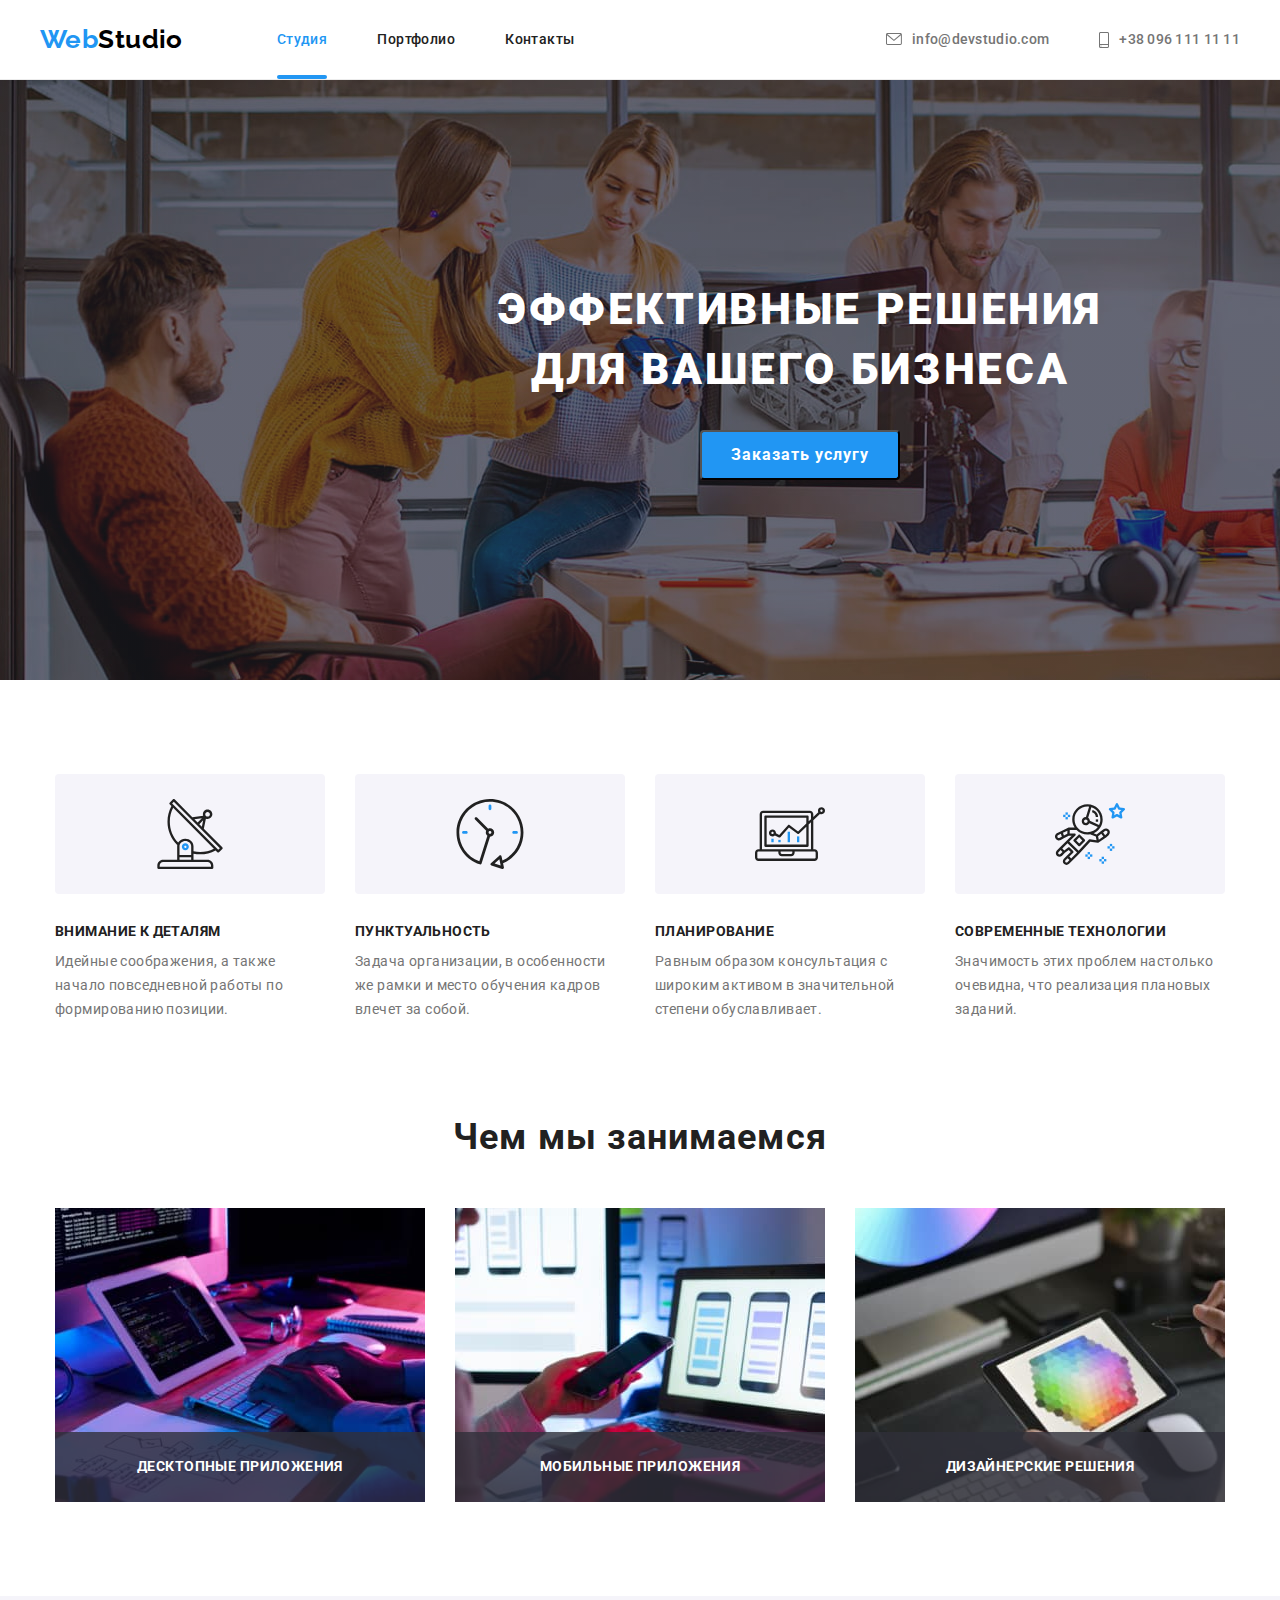
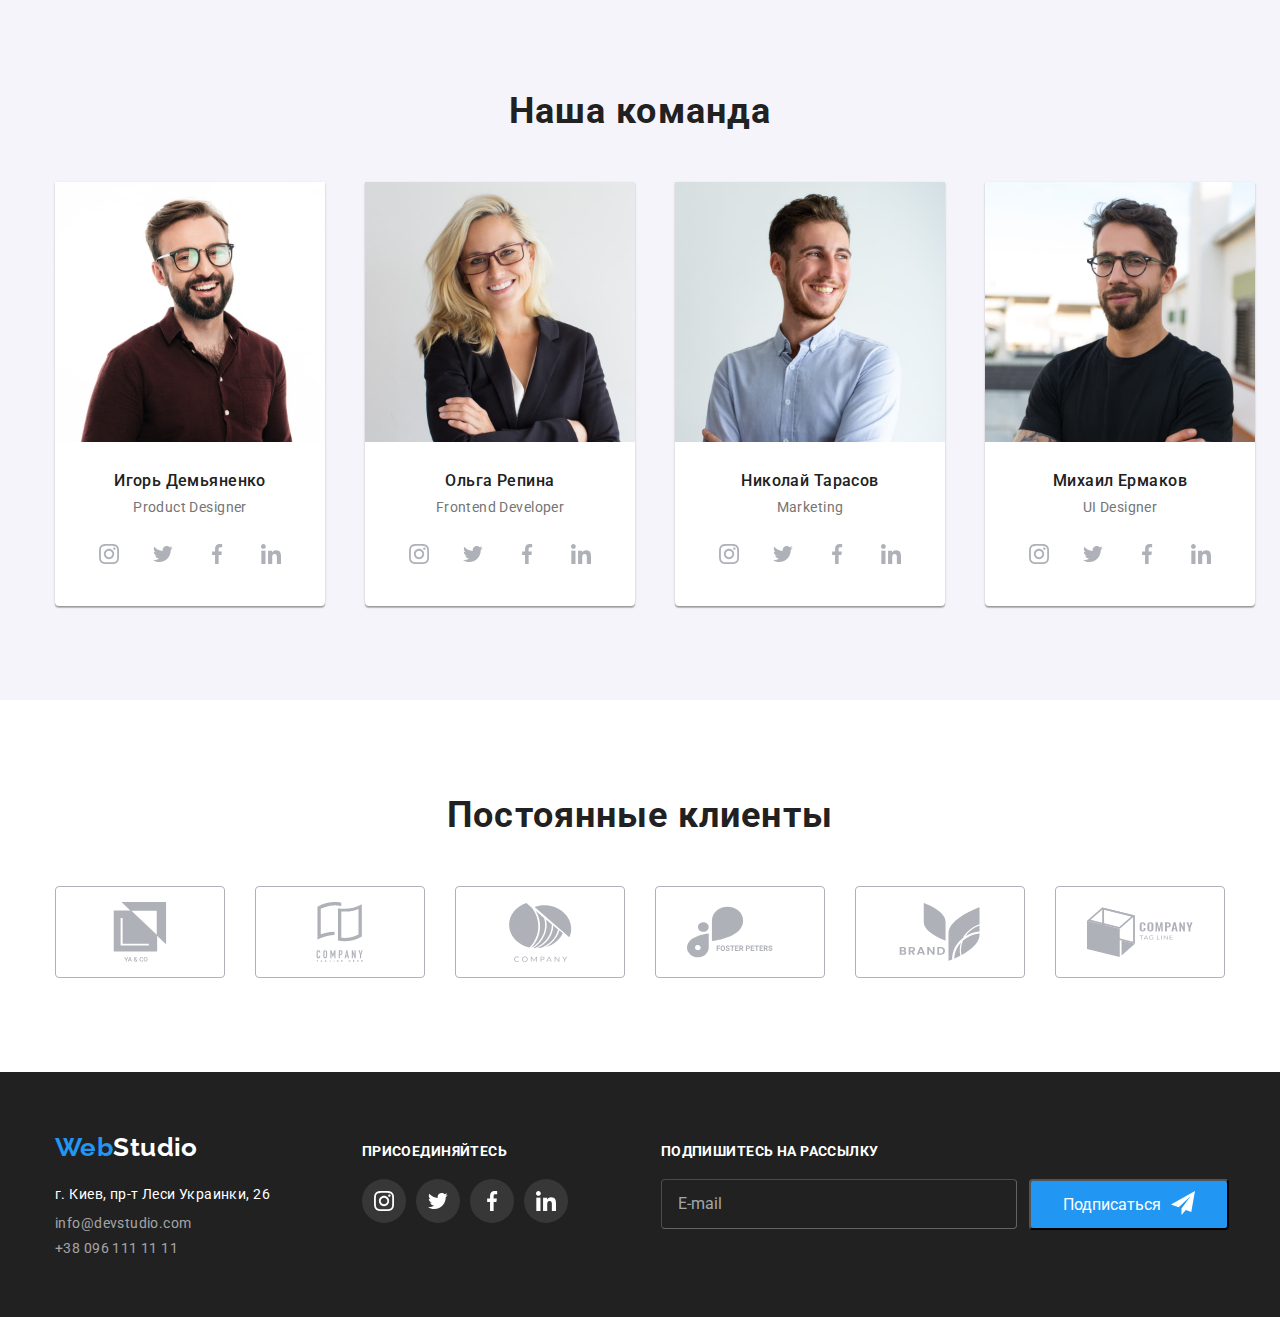
<file: index.html>
<!DOCTYPE html>
<html lang="ru">
  <head>
    <meta charset="UTF-8" />
    <meta http-equiv="X-UA-Compatible" content="IE=edge" />
    <meta name="viewport" content="width=device-width, initial-scale=1.0" />
    <link rel="preconnect" href="https://fonts.googleapis.com" />
    <link rel="preconnect" href="https://fonts.gstatic.com" crossorigin />
    <link
      href="https://fonts.googleapis.com/css2?family=Raleway:wght@700&family=Roboto:wght@400;500;700;900&display=swap"
      rel="stylesheet"
    />
    <link
      rel="stylesheet"
      href="https://cdnjs.cloudflare.com/ajax/libs/modern-normalize/1.1.0/modern-normalize.css"
    />
    <link rel="stylesheet" href="./css/style.css" />
    <title>WebStudio</title>
  </head>
  <body>
    <header class="header">
      <div class="container">
        <a class="logo link" href="./index.html">Web<span class="logo-secondary">Studio</span></a>
        <nav class="nav">
          <ul class="nav-list list">
            <li class="nav-list-item">
              <a class="nav-link link current" href="./index.html">Студия</a>
            </li>
            <li class="nav-list-item">
              <a class="nav-link link" href="./portfolio.html">Портфолио</a>
            </li>
            <li class="nav-list-item"><a class="nav-link link" href="">Контакты</a></li>
          </ul>
        </nav>
        <ul class="header-list list">
          <li class="header-list-item">
         
              <a class="header-link link" href="mailto:info@devstudio.com"><svg class="header-list-icon" width="16" height="12">
                <use href="./img/symbol-defs-notomg.svg#icon-envelope"></use>
              </svg>info@devstudio.com</a>
            
          </li>
          <li class="header-list-item">
            
            <a class="header-link link" href="tel:+380961111111"><svg class="header-list-icon" width="10" height="16">
              <use href="./img/symbol-defs-notomg.svg#icon-smartphone"></use>
            </svg>+38 096 111 11 11</a>
          </li>
        </ul>
      </div>
    </header>
    <main>
      <section class="hero">
        <h1 class="hero-title">
          Эффективные решения<br />
          для вашего бизнеса
        </h1>
        <button class="hero-button" type="button" data-modal-open>Заказать услугу</button>
      </section>
      <!--Second section- About us-->
      <section class="about-us section">
        <div class="container">
          <h2 class="visually-hidden">Преимущества</h2>
          <ul class="about-list list">
            <li class="about-list-item">
              <div class="about-box">
                <svg class="about-icon">
                  <use href="./img/symbol-defs-notomg.svg#icon-antenna"></use>
                </svg>
              </div>
                <h3 class="about-us-title">Внимание к деталям</h3>
                <p class="about-txt">
                  Идейные соображения, а также начало повседневной работы по формированию позиции.
                </p>
              
            </li>
            <li class="about-list-item">
              <div class="about-box">
              <svg class="about-icon">
                <use href="./img/symbol-defs-notomg.svg#icon-clock"></use>
              </svg>
            </div>
              <h3 class="about-us-title">Пунктуальность</h3>
              <p class="about-txt">
                Задача организации, в особенности же рамки и место обучения кадров влечет за собой.
              </p>
            </li>
            <li class="about-list-item">
              <div class="about-box">
              <svg class="about-icon">
                <use href="./img/symbol-defs-notomg.svg#icon-diagram"></use>
              </svg>
            </div>
              <h3 class="about-us-title">Планирование</h3>
              <p class="about-txt">
                Равным образом консультация с широким активом в значительной степени обуславливает.
              </p>
            </li>
            <li class="about-list-item">
              <div class="about-box">
              <svg class="about-icon">
                <use href="./img/symbol-defs-notomg.svg#icon-astronaut"></use>
              </svg></div>
              <h3 class="about-us-title">Современные технологии</h3>
              <p class="about-txt">
                Значимость этих проблем настолько очевидна, что реализация плановых заданий.
              </p>
            </li>
          </ul>
        </div>
      </section>
      <!--3 section Works-->
      <section class="works section">
        <div class="container">
          <h2 class="title">Чем мы занимаемся</h2>
          <ul class="works-list list">
            <li class="worl-list-item">
              <div class="work-thumb">
                <a class="work-list-link link" href="./index.html">
                  <img src="./img/wedo/squoosh/wedo1.jpg" alt="Кодинг" width="370" />
                  <p class="work-descr">Десктопные приложения</p>
                </a>
              </div>
            </li>
            <li class="worl-list-item">
              <div class="work-thumb">
                <a class="work-list-link link" href="">
                  <img
                    src="./img/wedo/squoosh/wedo2.jpg"
                    alt="Прототипы мобильных приложений"
                    width="370"
                  />
                </a>
                <p class="work-descr">
                  Мобильные приложения
                </p>
              </div>
            </li>
            <li class="worl-list-item">
              <div class="work-thumb">
                <a class="work-list-link link" href="">
                  <img
                    src="./img/wedo/squoosh/wedo3.jpg"
                    alt="Дизайнер выбирает цвет на цифровой палитре"
                    width="370"
                  />
                </a>
                <p class="work-descr">Дизайнерские решения</p>
              </div>
            </li>
          </ul>
        </div>
      </section>
      <!--4 section Our team-->
      <section class="team section">
        <div class="container">
          <h2 class="title">Наша команда</h2>
          <ul class="team-list list container">
            <li class="team-list-item">
              <img src="./img/team/squoosh/team1.jpg" alt="Игорь Демьяненко" width="270" />
              <div class="team-thumb">
                <h3 class="team-title">Игорь Демьяненко</h3>
              <p class="team-text" lang="en">Product Designer</p>
              <ul class="team-soc-list list">
                <li class="t-soc-item"><a class="t-soc-link" href="">
                  <svg class="t-soc-icons">
                    <use href="./img/symbol-defs-notomg.svg#icon-instagram"></use>
                  </svg>
                </a></li>
                <li class="t-soc-item"><a class="t-soc-link" href="">
                  <svg class="t-soc-icons">
                    <use href="./img/symbol-defs-notomg.svg#icon-twitter"></use>
                  </svg>
                </a></li>
                <li class="t-soc-item"><a class="t-soc-link" href="">
                  <svg class="t-soc-icons">
                    <use href="./img/symbol-defs-notomg.svg#icon-facebook"></use>
                  </svg>
                </a></li>
                <li class="t-soc-item"><a class="t-soc-link" href="">
                  <svg class="t-soc-icons">
                    <use href="./img/symbol-defs-notomg.svg#icon-linkedin"></use>
                  </svg>
                </a></li>
              </ul>
              </div>
            </li>
            <li class="team-list-item">
              <img src="img/team/squoosh/team2.jpg" alt="Ольга Репина" width="270" />
              <div class="team-thumb">
              <h3 class="team-title">Ольга Репина</h3>
              <p class="team-text" lang="en">Frontend Developer</p>
              <ul class="team-soc-list list">
                <li class="t-soc-item"><a class="t-soc-link" href="">
                  <svg class="t-soc-icons">
                    <use href="./img/symbol-defs-notomg.svg#icon-instagram"></use>
                  </svg>
                </a></li>
                <li class="t-soc-item"><a class="t-soc-link" href="">
                  <svg class="t-soc-icons">
                    <use href="./img/symbol-defs-notomg.svg#icon-twitter"></use>
                  </svg>
                </a></li>
                <li class="t-soc-item"><a class="t-soc-link" href="">
                  <svg class="t-soc-icons">
                    <use href="./img/symbol-defs-notomg.svg#icon-facebook"></use>
                  </svg>
                </a></li>
                <li class="t-soc-item"><a class="t-soc-link" href="">
                  <svg class="t-soc-icons">
                    <use href="./img/symbol-defs-notomg.svg#icon-linkedin"></use>
                  </svg>
                </a></li>
              </ul>
              </div>
            </li>
            <li class="team-list-item">
              <img src="./img/team/squoosh/team3.jpg" alt="Николай Тарасов" width="270" />
              <div class="team-thumb">
              <h3 class="team-title">Николай Тарасов</h3>
              <p class="team-text" lang="en">Marketing</p>
              <ul class="team-soc-list list">
                <li class="t-soc-item"><a class="t-soc-link" href="">
                  <svg class="t-soc-icons">
                    <use href="./img/symbol-defs-notomg.svg#icon-instagram"></use>
                  </svg>
                </a></li>
                <li class="t-soc-item"><a class="t-soc-link" href="">
                  <svg class="t-soc-icons">
                    <use href="./img/symbol-defs-notomg.svg#icon-twitter"></use>
                  </svg>
                </a></li>
                <li class="t-soc-item"><a class="t-soc-link" href="">
                  <svg class="t-soc-icons">
                    <use href="./img/symbol-defs-notomg.svg#icon-facebook"></use>
                  </svg>
                </a></li>
                <li class="t-soc-item"><a class="t-soc-link" href="">
                  <svg class="t-soc-icons">
                    <use href="./img/symbol-defs-notomg.svg#icon-linkedin"></use>
                  </svg>
                </a></li>
              </ul>
            </div>
            </li>
            <li class="team-list-item">
              <img src="./img/team/squoosh/team4.jpg" alt="Михаил Ермаков" width="270" />
              <div class="team-thumb">
              <h3 class="team-title">Михаил Ермаков</h3>
              <p class="team-text" lang="en">UI Designer</p>
              <ul class="team-soc-list list">
                <li class="t-soc-item"><a class="t-soc-link" href="">
                  <svg class="t-soc-icons">
                    <use href="./img/symbol-defs-notomg.svg#icon-instagram"></use>
                  </svg>
                </a></li>
                <li class="t-soc-item"><a class="t-soc-link" href="">
                  <svg class="t-soc-icons">
                    <use href="./img/symbol-defs-notomg.svg#icon-twitter"></use>
                  </svg>
                </a></li>
                <li class="t-soc-item"><a class="t-soc-link" href="">
                  <svg class="t-soc-icons">
                    <use href="./img/symbol-defs-notomg.svg#icon-facebook"></use>
                  </svg>
                </a></li>
                <li class="t-soc-item"><a class="t-soc-link" href="">
                  <svg class="t-soc-icons">
                    <use href="./img/symbol-defs-notomg.svg#icon-linkedin"></use>
                  </svg>
                </a></li>
              </ul>
            </li>
          </div>
          </ul>
        </div>
      </section>
      <section class="clients section">
        <div class="container">
          <h2 class="title">Постоянные клиенты</h2>
          <ul class="clients-list list">
            <li class="clients-list-item">
              <a class="client-link link" href="">
                <svg class="client-icon">
                <use href="./img/symbol-defs-notomg.svg#icon-client-1"></use>
                </svg>
              </a>
            </li>
            <li class="clients-list-item">
              <a class="client-link link" href="">
                <svg class="client-icon">
                <use href="./img/symbol-defs-notomg.svg#icon-client-2"></use>
                </svg>
              </a>
            </li>
            <li class="clients-list-item">
              <a class="client-link link" href="">
                <svg class="client-icon">
                <use href="./img/symbol-defs-notomg.svg#icon-client-3"></use>
                </svg>
              </a>
            </li>
            <li class="clients-list-item">
              <a class="client-link link" href="">
                <svg class="client-icon">
                <use href="./img/symbol-defs-notomg.svg#icon-client-4"></use>
                </svg>
              </a>
            </li>
            <li class="clients-list-item">
              <a class="client-link link" href="">
                <svg class="client-icon">
                <use href="./img/symbol-defs-notomg.svg#icon-client-5"></use>
                </svg>
              </a>
            </li>
            <li class="clients-list-item">
              <a class="client-link link" href="">
                <svg class="client-icon">
                <use href="./img/symbol-defs-notomg.svg#icon-client-6"></use>
                </svg>
              </a>
            </li>
          </ul>
        </div>
      </section>
      
    </main>
    <footer class="footer">
      <div class="container">
        <div class="footer-nav">
          <a class="logo link" href="./index.html"
          >Web<span class="logo-secondary-footer">Studio</span></a
        >
        <address class="address">
          <ul class="address-list list">
            <li class="address-list-item">
              <a
                class="footer-adress link"
                href="https://www.google.com/maps/place/%D0%B1%D1%83%D0%BB%D1%8C%D0%B2%D0%B0%D1%80+%D0%9B%D0%B5%D1%81%D1%96+%D0%A3%D0%BA%D1%80%D0%B0%D1%97%D0%BD%D0%BA%D0%B8,+26,+%D0%9A%D0%B8%D1%97%D0%B2,+02000/@50.4265807,30.5361971,17z/data=!3m1!4b1!4m5!3m4!1s0x40d4cf0e033ecbe9:0x57a4dffefec77da0!8m2!3d50.4265807!4d30.5383858"
                target="_blank"
                rel="noreferrer noopener"
                >г. Киев, пр-т Леси Украинки, 26</a
              >
            </li>
            <li class="address-list-item">
              <a class="footer-link link" href="mailto:info@devstudio.com">info@devstudio.com</a>
            </li>
            <li class="address-list-item">
              <a class="footer-link link" href="tel:+380961111111">+38 096 111 11 11</a>
            </li>
          </ul>
        </address>
        </div>
        <div class="join-box">
          <h2 class="join-title">Присоединяйтесь</h2>
          <ul class="footer-join-list list">
            <li class="join-item"><a class="join-link" href="">
              <svg class="soc-icons">
                <use href="./img/symbol-defs-notomg.svg#icon-instagram"></use>
              </svg>
            </a></li>
            <li class="join-item"><a class="join-link" href="">
              <svg class="soc-icons">
                <use href="./img/symbol-defs-notomg.svg#icon-twitter"></use>
              </svg>
            </a></li>
            <li class="join-item"><a class="join-link" href="">
              <svg class="soc-icons">
                <use href="./img/symbol-defs-notomg.svg#icon-facebook"></use>
              </svg>
            </a></li>
            <li class="join-item"><a class="join-link" href="">
              <svg class="soc-icons">
                <use href="./img/symbol-defs-notomg.svg#icon-linkedin"></use>
              </svg>
            </a></li>
          </ul>
        </div>
           <div class="subscribe-box">
            <h3 class="join-title">Подпишитесь на рассылку</h3>
            <form class="subscribe-form">
              
              <label>
                  <input type="email" class="email-footer" name="email" placeholder="E-mail" />
              </label>
              <button type="submit" class="subscribe-btn">
              <span class="subscribe-btn-text">Подписаться</span>
              <span class="subscribe-icon">
              <svg class="send-icon" width="24px" height="24px">
                          <use href="./img/symbol-defs.svg#icon-send"></use>
                      </svg>
              </span>        
              </button>
          </form>
            
          </div>
        
        </div>
    </footer>
<!-- MODAL -->
    <div class="backdrop is-hidden"data-modal>
      <div class="modal-wrapper">
        <button type="button" class="modal-close-button"data-modal-close>
          <span>
            <svg class="icon-cancel">
              <use href="./img/symbol-defs.svg#icon-cancel"></use>
            </svg>
          </span>
        </button>
        
        <form class="form" autocomplete="off">
          <b class="modal-text">Оставьте свои данные, мы вам перезвоним</b>
          <div class="form-field">
            <label for="name" class="form-label">Имя</label>
            <input 
            type="text"
            class="form-input"
            name="name"
            id="name"
            />
            <span class="modal-form-icon"><svg class="icon-user">
              <use href="./img/symbol-defs.svg#icon-user"></use>
            </svg></span>
          </div>
          <div class="form-field">
            <label for="phone" class="form-label">Телефон</label>
            <input 
            type="tel"
            class="form-input"
            name="phone"
            id="phone"
            />
            <span class="modal-form-icon"><svg class="icon-phone">
              <use href="./img/symbol-defs.svg#icon-phone"></use>
            </svg></span>
          </div>
          <div class="form-field">
            <label for="mail" class="form-label">Почта</label>
            <input 
            type="email"
            class="form-input"
            name="mail"
            id="mail"
            />
            <span class="modal-form-icon">
              <svg class="icon-mail">
               <use href="./img/symbol-defs.svg#icon-mail"></use>
              </svg>
            </span>
          </div>
          <div class="form-field-textarea">
            <label for="textarea" class="form-label">Комментарий</label>
            <textarea
              type="textarea"
            rows="8"
            class="form-textarea"
            name="textarea"
            id="textarea"
            placeholder="Введите текст">
            </textarea> 
          </div>
          <div class="form-field-checkbox">
            <input 
            type="checkbox"
            class="form-input-checkbox"
            name="checkbox"
            id="checkbox"
            />
            <svg class="checkbox-icon">
              <use href="./img/symbol-defs.svg#icon-not-checked"></use>
            </svg>
            <p class="checkbox-text">Соглашаюсь с рассылкой и принимаю</p>
            <a href=""><span class="checkbox-link link">Условия договора</span></a>
          </div>
          <button type="submit" class="modal-send-btn">Отправить</button>
        </form>

      
      </div>
    </div>
    <script src="./js/modal.js"></script>
  </body>
</html>
</file>
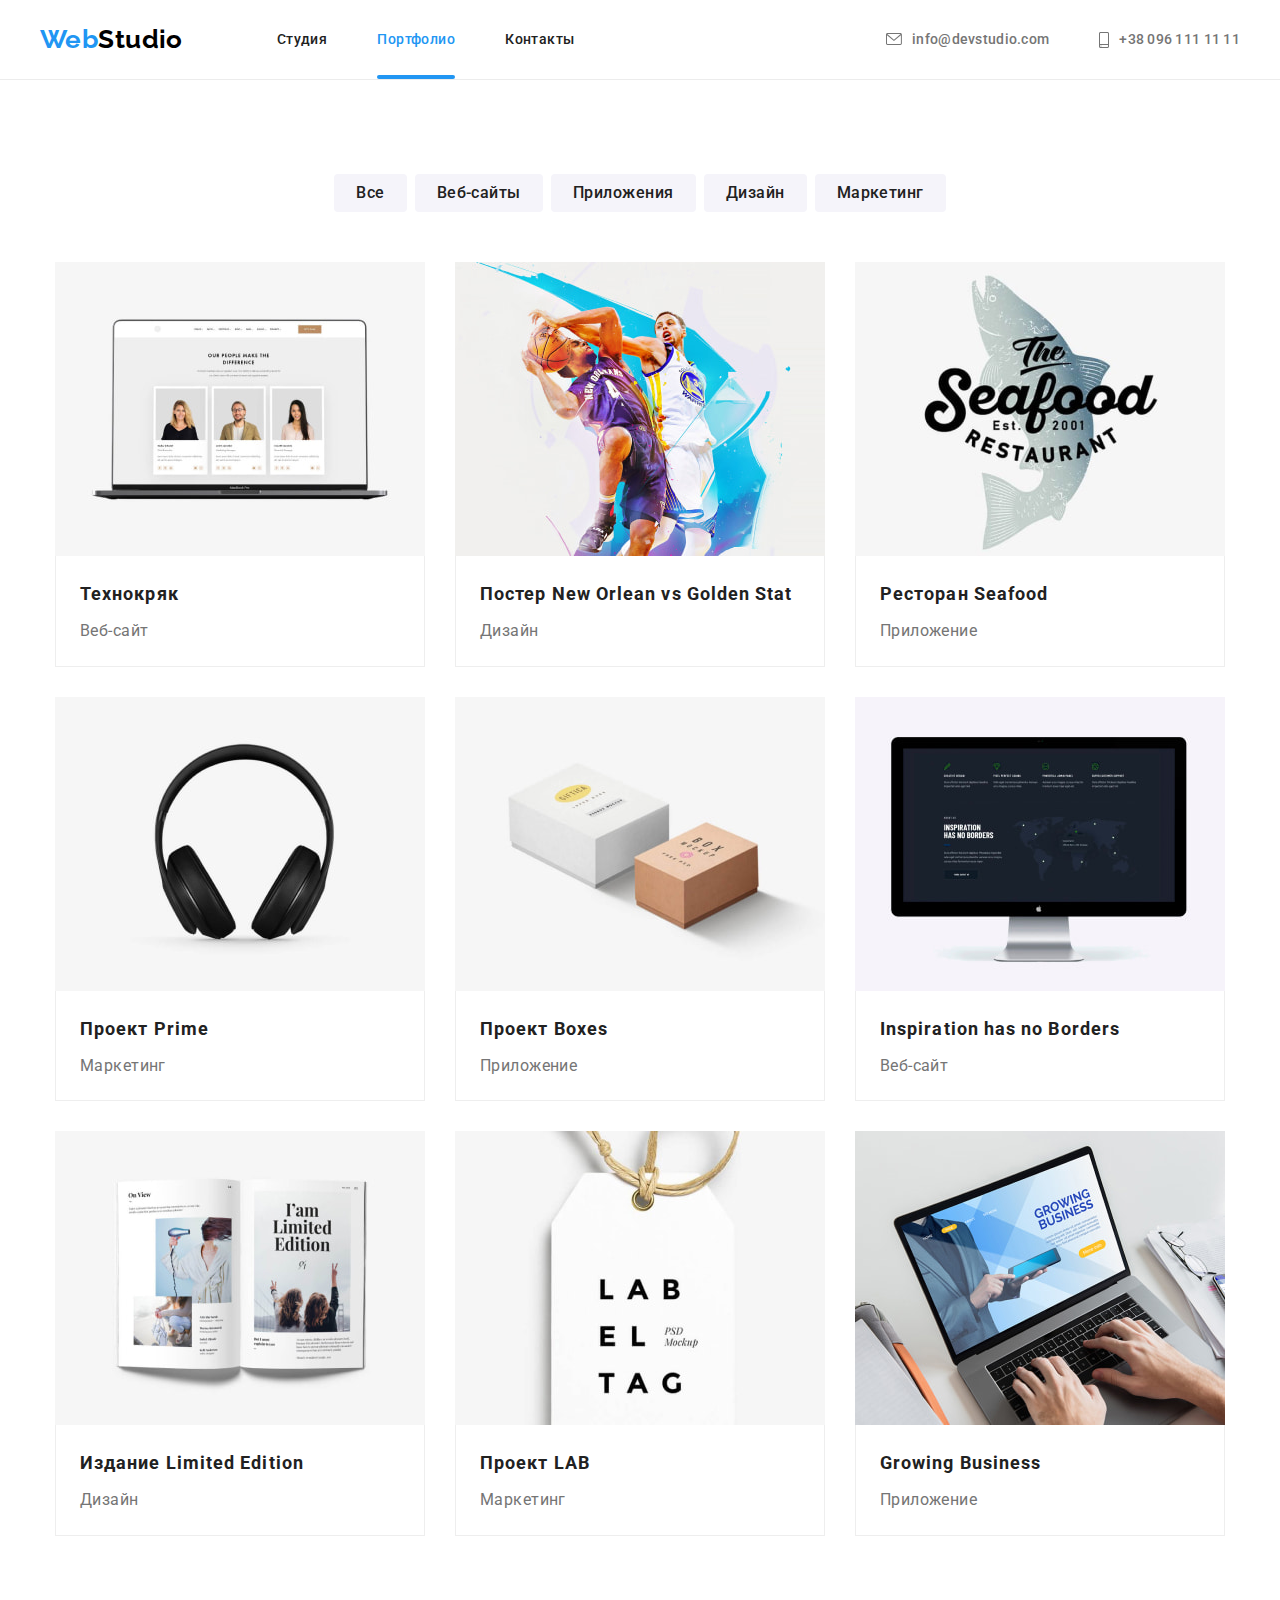
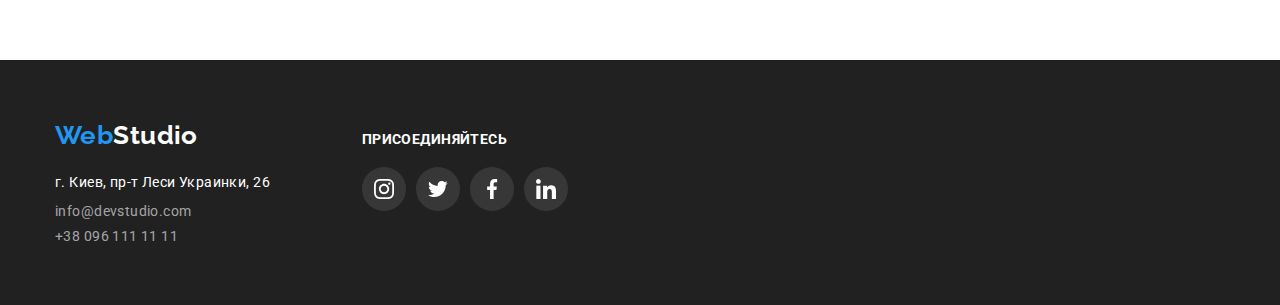
<file: portfolio.html>
<!DOCTYPE html>
<html lang="en">
  <head>
    <meta charset="UTF-8" />
    <meta http-equiv="X-UA-Compatible" content="IE=edge" />
    <meta name="viewport" content="width=device-width, initial-scale=1.0" />
    <link rel="preconnect" href="https://fonts.googleapis.com" />
    <link rel="preconnect" href="https://fonts.gstatic.com" crossorigin />
    <link
      href="https://fonts.googleapis.com/css2?family=Raleway:wght@700&family=Roboto:wght@400;500;700;900&display=swap"
      rel="stylesheet"
    />
    <link
      rel="stylesheet"
      href="https://cdnjs.cloudflare.com/ajax/libs/modern-normalize/1.1.0/modern-normalize.css"
    />

    <link rel="stylesheet" href="./css/style.css" />
    <title>Portfolio</title>
  </head>
  <body>
    <header class="header">
      <div class="container">
        <a class="logo link" href="./index.html">Web<span class="logo-secondary">Studio</span></a>
        <nav class="nav">
          <ul class="nav-list list">
            <li class="nav-list-item">
              <a class="nav-link link" href="./index.html">Студия</a>
            </li>
            <li class="nav-list-item">
              <a class="nav-link link current" href="./portfolio.html">Портфолио</a>
            </li>
            <li class="nav-list-item"><a class="nav-link link" href="">Контакты</a></li>
          </ul>
        </nav>
        <ul class="header-list list">
          <li class="header-list-item">
         
              <a class="header-link link" href="mailto:info@devstudio.com"><svg class="header-list-icon" width="16" height="12">
                <use href="./img/symbol-defs-notomg.svg#icon-envelope"></use>
              </svg>info@devstudio.com</a>
            
          </li>
          <li class="header-list-item">
            
            <a class="header-link link" href="tel:+380961111111"><svg class="header-list-icon" width="10" height="16">
              <use href="./img/symbol-defs-notomg.svg#icon-smartphone"></use>
            </svg>+38 096 111 11 11</a>
          </li>
        </ul>
      </div>
    </header>
    <main>
      <section class="portfolio section">
        <div class="container">
          <h1 class="visually-hidden">Our Works</h1>
          <ul class="filter list">
            <li class="filter-item">
              <button class="filter-buttons" type="button">Все</button>
            </li>
            <li class="filter-item">
              <button class="filter-buttons" type="button">Веб-сайты</button>
            </li>
            <li class="filter-item">
                <button class="filter-buttons" type="button">Приложения</button>
            </li>
            <li class="filter-item">
                <button class="filter-buttons" type="button">Дизайн</button>
            </li>
            <li class="filter-item">
                <button class="filter-buttons" type="button">Маркетинг</button>
            </li>
          </ul>
          <ul class="cards-list list">
            <li class="cards-list-item">
                <a class="cards-link link" href=""
                ><div class="overlay"><img
                  src="./img/portfolio/technokryak.jpg"
                  alt="Сайт Технокряк"
                  width="370"
                  height="294"
                /><p class="overlay-descr">
                  Ресурс предлагает комплексные предложения с разным уровнем функционала и сервисов. Все это позволит посетителю получить исчерпывающие сведения о компании или частном лице.
                </p></div>
                  <div class="card-box">
                  <h2 class="card-title">Технокряк</h2>
                  <p class="card-text">Веб-сайт</p>
                </div>
              </a>
            </li>
            <li class="cards-list-item">
              <a class="cards-link link" href=""
                ><div class="overlay"><img
                  src="./img/portfolio/poster-gsw.jpg"
                  alt="Баскетбольный постер"
                  width="370"
                  height="294"
                /><p class="overlay-descr">
                  Ресурс предлагает комплексные предложения с разным уровнем функционала и сервисов. Все это позволит посетителю получить исчерпывающие сведения о компании или частном лице.
                </p></div>
                <div class="card-box">
                  <h2 class="card-title">Постер New Orlean vs Golden Stat</h2>
                  <p class="card-text">Дизайн</p>
                </div>
              </a>
            </li>
            <li class="cards-list-item">
              <a class="cards-link link" href=""
                ><div class="overlay"><img
                  src="./img/portfolio/seafood.jpg"
                  alt="Логотип ресторана"
                  width="370"
                  height="294"
                /><p class="overlay-descr">
                  Ресурс предлагает комплексные предложения с разным уровнем функционала и сервисов. Все это позволит посетителю получить исчерпывающие сведения о компании или частном лице.
                </p></div>
                <div class="card-box">
                  <h2 class="card-title">Ресторан Seafood</h2>
                  <p class="card-text">Приложение</p>
                </div>
              </a>
            </li>
            <li class="cards-list-item">
              <a class="cards-link link" href=""
                ><div class="overlay"><img src="./img/portfolio/prime-prj.jpg" alt="Наушники" width="370" height="294" />
                <p class="overlay-descr">
                  Ресурс предлагает комплексные предложения с разным уровнем функционала и сервисов. Все это позволит посетителю получить исчерпывающие сведения о компании или частном лице.
                </p></div>
                <div class="card-box">
                  <h2 class="card-title">Проект Prime</h2>
                  <p class="card-text">Маркетинг</p>
                </div>
              </a>
            </li>
            <li class="cards-list-item">
              <a class="cards-link link" href=""
                ><div class="overlay"><img
                  src="./img/portfolio/boxes.jpg"
                  alt="Стильные коробки"
                  width="370"
                  height="294"
                /><p class="overlay-descr">
                  Ресурс предлагает комплексные предложения с разным уровнем функционала и сервисов. Все это позволит посетителю получить исчерпывающие сведения о компании или частном лице.
                </p></div>
                <div class="card-box">
                  <h2 class="card-title">Проект Boxes</h2>
                  <p class="card-text">Приложение</p>
                </div>
              </a>
            </li>
            <li class="cards-list-item">
              <a class="cards-link link" href=""
                ><div class="overlay"><img
                  src="./img/portfolio/no-borders.jpg"
                  alt="Экран веб-сайта"
                  width="370"
                  height="294"
                /><p class="overlay-descr">
                  Ресурс предлагает комплексные предложения с разным уровнем функционала и сервисов. Все это позволит посетителю получить исчерпывающие сведения о компании или частном лице.
                </p></div>
                <div class="card-box">
                  <h2 class="card-title">Inspiration has no Borders</h2>
                  <p class="card-text">Веб-сайт</p>
                </div>
              </a>
            </li>
            <li class="cards-list-item">
              <a class="cards-link link" href=""
                ><div class="overlay"><img
                  src="./img/portfolio/limited-ed.jpg"
                  alt="Разворот журнала"
                  width="370"
                  height="294"
                /><p class="overlay-descr">
                  Ресурс предлагает комплексные предложения с разным уровнем функционала и сервисов. Все это позволит посетителю получить исчерпывающие сведения о компании или частном лице.
                </p></div>
                <div class="card-box">
                  <h2 class="card-title">Издание Limited Edition</h2>
                  <p class="card-text">Дизайн</p>
                </div>
              </a>
            </li>
            <li class="cards-list-item">
              <a class="cards-link link" href=""
                ><div class="overlay"><img src="./img/portfolio/lab.jpg" alt="Бирка" width="370" height="294" />
                <p class="overlay-descr">
                  Ресурс предлагает комплексные предложения с разным уровнем функционала и сервисов. Все это позволит посетителю получить исчерпывающие сведения о компании или частном лице.
                </p></div>
                <div class="card-box">
                  <h2 class="card-title">Проект LAB</h2>
                  <p class="card-text">Маркетинг</p>
                </div>
              </a>
            </li>
            <li class="cards-list-item">
              <a class="cards-link link" href=""
                ><div class="overlay"><img
                  src="./img/portfolio/growing-business.jpg"
                  alt="Приложение Growing Business"
                  width="370"
                  height="294"
                /><p class="overlay-descr">
                  Ресурс предлагает комплексные предложения с разным уровнем функционала и сервисов. Все это позволит посетителю получить исчерпывающие сведения о компании или частном лице.
                </p></div>
                <div class="card-box">
                  <h2 class="card-title" lang="en">Growing Business</h2>
                  <p class="card-text">Приложение</p>
                </div>
              </a>
            </li>
          </ul>
        </div>
      </section>
    </main>
    <footer class="footer">
      <div class="container">
        <div class="footer-nav">
          <a class="logo link" href="./index.html"
          >Web<span class="logo-secondary-footer">Studio</span></a
        >
        <address class="address">
          <ul class="address-list list">
            <li class="address-list-item">
              <a
                class="footer-adress link"
                href="https://www.google.com/maps/place/%D0%B1%D1%83%D0%BB%D1%8C%D0%B2%D0%B0%D1%80+%D0%9B%D0%B5%D1%81%D1%96+%D0%A3%D0%BA%D1%80%D0%B0%D1%97%D0%BD%D0%BA%D0%B8,+26,+%D0%9A%D0%B8%D1%97%D0%B2,+02000/@50.4265807,30.5361971,17z/data=!3m1!4b1!4m5!3m4!1s0x40d4cf0e033ecbe9:0x57a4dffefec77da0!8m2!3d50.4265807!4d30.5383858"
                target="_blank"
                rel="noreferrer noopener"
                >г. Киев, пр-т Леси Украинки, 26</a
              >
            </li>
            <li class="address-list-item">
              <a class="footer-link link" href="mailto:info@devstudio.com">info@devstudio.com</a>
            </li>
            <li class="address-list-item">
              <a class="footer-link link" href="tel:+380961111111">+38 096 111 11 11</a>
            </li>
          </ul>
        </address>
        </div>
        <div class="join-box">
          <h2 class="join-title">Присоединяйтесь</h2>
          <ul class="footer-join-list list">
            <li class="join-item"><a class="join-link" href="">
              <svg class="soc-icons">
                <use href="./img/symbol-defs-notomg.svg#icon-instagram"></use>
              </svg>
            </a></li>
            <li class="join-item"><a class="join-link" href="">
              <svg class="soc-icons">
                <use href="./img/symbol-defs-notomg.svg#icon-twitter"></use>
              </svg>
            </a></li>
            <li class="join-item"><a class="join-link" href="">
              <svg class="soc-icons">
                <use href="./img/symbol-defs-notomg.svg#icon-facebook"></use>
              </svg>
            </a></li>
            <li class="join-item"><a class="join-link" href="">
              <svg class="soc-icons">
                <use href="./img/symbol-defs-notomg.svg#icon-linkedin"></use>
              </svg>
            </a></li>
          </ul>
        </div>
      
        </div>
      </footer>
  </body>
</html>
</file>
<file: css/style.css>
:root {
  --brend-color-: #2196f3;
  --main-text-color-: #757575;
  --logo-sec-color-: #000000;
  --sec-text-color-: #212121;
  --sec-bg-color-: #f5f4fa;
  --white-color: #ffffff;
}

h1,
h2,
h3,
p,
address {
  margin: 0;
}

ul {
  margin: 0;
  padding: 0;
}

img {
  display: block;
  max-width: 100%;
  height: auto;
}

body {
  margin: 0;

  font-family: Roboto, sans-serif;
  color: var(--main-text-color-);
  font-size: 14px;
  line-height: 1.14;
  letter-spacing: 0.03em;
  background-color: var(--white-color);
}
.container {
  width: 1200px;
  padding: 0 15px;
  margin-left: auto;
  margin-right: auto;
}

.title {
  margin-bottom: 50px;

  color: var(--sec-text-color-);
  font-weight: 700;
  font-size: 36px;
  line-height: 1.17;
  text-align: center;
  letter-spacing: 0.03em;
}
.link {
  text-decoration: none;
}

.list {
  list-style: none;
  padding-left: 0;
}
/* NAV */

.header {
  display: flex;
  height: 80px;
  border-bottom: 1px solid #ececec;
}

.header .container {
  display: flex;
  align-items: center;
  padding: 0 15px;

  width: 1200px;

  padding: 0;
  margin-left: auto;
  margin-right: auto;
}

.nav-list {
  display: flex;
}
.nav-list-item {
  margin-right: 50px;
}
.nav-list-item:last-child {
  margin-right: 0;
}
.header-list {
  display: flex;
  margin-left: auto;
  justify-content: flex-end;
  align-items: center;
}
.header-list-item {
  margin-right: 50px;
}
.header-list-item:last-child {
  margin-right: 0;
}
.nav .link {
  position: relative;
  padding-bottom: 32px;
  padding-top: 32px;

  color: var(--sec-text-color-);
  font-weight: 500;

  transition: color 250ms cubic-bezier(0.4, 0, 0.2, 1);
}

.nav-list-item .current {
  color: var(--brend-color-);
}

.nav .link:focus,
.nav .link:hover {
  color: var(--brend-color-);
  }


.current::after {
  content: '';
  position: absolute;
  bottom: 0;
  left: 0;

  display: block;
  width: 100%;
  height: 4px;
  border-radius: 2px;
  background-color: var(--brend-color-);

}
.header-link {
  display: flex;
  align-items: center;
  
  font-weight: 500;
  letter-spacing: 0.02em;
  color: var(--main-text-color-);
  text-decoration: none;

  transition: color 250ms cubic-bezier(0.4, 0, 0.2, 1);
}

.header-link:hover,
.header-link:focus {
  color: var(--brend-color-);
    }

.header-list-icon {
  fill:var(--main-text-color-);
  margin-right: 10px;
  transition: fill 250ms cubic-bezier(0.4, 0, 0.2, 1);
}

.header-link:hover .header-list-icon, .header-link:focus .header-list-icon {
  fill:var(--brend-color-);
  
}

/* LOGO */
.logo {
  display: flex;
  margin-right: 94px;

  color: var(--brend-color-);

  font-family: Raleway, sans-serif;
  font-style: normal;
  font-weight: 700;
  font-size: 26px;
  line-height: 1.19;
}
.logo-secondary {
  color: var(--logo-sec-color-);
}
.logo-secondary-footer {
  color: var(--white-color);
}
/* HERO */
.hero {
  background-color: var(--sec-text-color-);
  background-image: linear-gradient(
    to bottom,
    rgba(47, 48, 58, 0.4),
      rgba(47, 48, 58, 0.4)),
      url(../img/hero-bgi/hero-img-sqw.jpg);
  background-repeat: no-repeat;
  background-size: contain;
  background-position: center;
  width: 1600px;
  height: 600px;
  margin: auto;

  text-align: center;
  padding-top: 200px;
  padding-bottom: 200px;
}

.hero-title {
  margin-bottom: 30px;
  margin-left: auto;
  margin-right: auto;

  color: var(--white-color);
  font-weight: 900;
  font-size: 44px;
  line-height: 1.36;
  text-align: center;
  letter-spacing: 0.06em;
  text-transform: uppercase;
}
.hero-button {
  display: flex;
  margin-left: auto;
  margin-right: auto;
  min-width: 200px;
  min-height: 50px;
  border-radius: 4px;
  align-items: center;
  justify-content: center;

  background-color: var(--brend-color-);
  color: var(--white-color);
  cursor: pointer;
  font-family: inherit;
  font-style: normal;
  font-weight: 700;
  font-size: 16px;
  line-height: 1.87;

  text-align: center;
  letter-spacing: 0.06em;

  transition: box-shadow 250ms cubic-bezier(0.4, 0, 0.2, 1), color 250ms cubic-bezier(0.4, 0, 0.2, 1);
}

.hero-button:focus,
.hero-button:hover {
  background-color: #188ce8;
  box-shadow: 0px 4px 4px rgba(0, 0, 0, 0.15);
  
}
.section {
  padding: 94px 0;
}

.works {
  padding-top: 0;
}

/* TEAM */
.team {
  padding-bottom: 94px;
  background-color: var(--sec-bg-color-);
}
.team-title .team-text {
  text-align: center;
  font-size: 16px;
  line-height: 1.19;
}

.about-us-title,
.team-title {
  color: var(--sec-text-color-);
  font-weight: 700;
}

.about-us-title {
  margin-bottom: 10px;
}

.about-list {
  display: flex;
}
.about-list-item {
  margin-right: 30px;
  width: 270px;
}

.about-list-item:last-child {
  margin-right: 0;
}

.about-us-title {
  text-transform: uppercase;

  font-size: 14px;
  line-height: 1.14;
}
.about-txt {
  line-height: 1.71;
}

.about-icon {
  width: 70px;
  height: 70px;
}

.about-box {
  display: flex;
  justify-content: center;
  align-items: center;
  height: 120px;

  background-color: #F5F4FA;
  margin-bottom: 30px;
  border-radius: 4px;
  

  transition: box-shadow 250ms cubic-bezier(0.4, 0, 0.2, 1);
}
.about-box:hover {
  box-shadow: 0px 4px 4px 0px #00000040;
}
 
.works-list {
  display: flex;
  padding: 0;
  justify-content: space-between;
}

.works-list-item {
  margin-right: 30px;
  width: 370px;
  height: 294px;
}

.works-list-item:last-child {
  margin-right: 0;
}

.work-thumb {
  position: relative;
}

.work-descr {
  display: flex;
  justify-content: center;
  align-items: center;
  
  position: absolute;
  left: 0;
  bottom: 0;
  width: 100%;
  height: 70px;

  font-weight: 700;
text-align: center;
text-transform: uppercase;

  color: var(--white-color);
  background: rgba(47, 48, 58, 0.8);
}

.team-list {
  display: flex;
  justify-content: space-between;
  padding: 0;
}
.team-list-item {
  width: 270px;
  background-color: var(--white-color);
  text-align: center;

  box-shadow: 0px 1px 3px rgba(0, 0, 0, 0.12), 0px 1px 1px rgba(0, 0, 0, 0.14),
    0px 2px 1px rgba(0, 0, 0, 0.2);
  border-radius: 0px 0px 4px 4px;
}

.team-title {
  margin-bottom: 10px;

  font-weight: 500;
  font-size: 16px;
}

.team-text {
  margin-bottom: 16px;
}

.team-soc-list {
  display: flex;
  justify-content: center;
}

.team-thumb {
  padding-top: 30px;
  padding-bottom: 30px;
}

.t-soc-item {
    margin-right: 10px;
    width: 44px;
    height: 44px;
    background-color:var(--white-color);
}

.t-soc-item:last-child {
  margin-right: 0;
}

.t-soc-icons {
  width: 20px;
  height: 20px;

  fill: #AFB1B8;
  transition: fill 250ms cubic-bezier(0.4, 0, 0.2, 1);
}

.t-soc-link {
  display: flex;
  justify-content: center;
  align-items: center;
  
  width: 100%;
  height: 100%;
  border-radius: 50%;
  background-color: var(--white-color);

  transition: background-color 250ms cubic-bezier(0.4, 0, 0.2, 1);
}
.t-soc-link:hover, .t-soc-link:focus {
  background-color: var(--brend-color-);
  /* fill:var(--white-color); */
}
.t-soc-link:hover > .t-soc-icons, .t-soc-link:focus > .t-soc-icons {
  fill:var(--white-color);
}

.clients-list {
  display: flex;
}

.clients-list-item {
  width: 170px;
  height: 92px;
  margin-right: 30px;
}

.clients-list-item:last-child {
  margin-right: 0;
}

.client-link {
  display: flex;
  justify-content: center;
  align-items: center;

  width: 100%;
  height: 100%;

  border: 1px solid #AFB1B8;
  box-sizing: border-box;
  border-radius: 4px;
  color: #AFB1B8;

  transition: border-color 250ms cubic-bezier(0.4, 0, 0.2, 1);
}

.client-icon{
  width: 106px;
  height: 60px;
  fill: #AFB1B8;

  transition: fill 250ms cubic-bezier(0.4, 0, 0.2, 1);
}

.client-link:hover, .client-link:focus {
  border-color: var(--brend-color-);
}
.client-link:hover > .client-icon, .client-link:focus > .client-icon {
    fill:var(--brend-color-);
}

/* FOOTER */
.footer {
  
  background-color: var(--sec-text-color-);
  padding-top: 60px;
  padding-bottom: 60px;
}

.footer .container {
  display: flex;
  align-items: baseline;
  
}

.footer-nav {
  display: inline-block;
}

.join-box {
  display: inline-block;
  margin-left: 70px;
   
}
.address {
  margin-top: 20px;
}

.address-list-item {
  margin-bottom: 9px;
}

.address-list-item:last-child {
  margin-bottom: 0;
}

.footer-adress {
  font-style: normal;
  font-weight: 400;
  font-size: 14px;
  line-height: 1.7;
  color: var(--white-color);

  transition: color 250ms cubic-bezier(0.4, 0, 0.2, 1);
}
.footer-adress:focus,
.footer-adress:hover,
.footer-link:hover,
.footer-link:focus {
  color: var(--brend-color-);
  
}
.footer-link {
  font-style: normal;
  color: rgba(255, 255, 255, 0.6);

  transition: color 250ms cubic-bezier(0.4, 0, 0.2, 1);
}
.address-list {
  padding: 0;
}

/* Join */

.join-title {

font-weight: 700;
font-size: 14px;
line-height: 16px;
letter-spacing: 0.03em;
text-transform: uppercase;

color: var(--white-color);
margin-bottom: 20px;
}

.footer-join-list {
  display: flex;
}
.soc-icons {
  width: 20px;
  height: 20px;

  fill:var(--white-color);
}

.join-item {
  margin-right: 10px;
  width: 44px;
  height: 44px;
  
}

.join-item:last-child {
  margin-right: 0;
}

.join-link {
  display: flex;
  justify-content: center;
  align-items: center;

  width: 100%;
  height: 100%;
  border-radius: 50%;
  background-color: rgba(255, 255, 255, 0.1);

  transition: background-color 250ms cubic-bezier(0.4, 0, 0.2, 1);

}

.join-link:hover, .join-link:focus {
  background-color: var(--brend-color-);
}

.subscribe-box {
  
  margin-left: 93px;
  /* width: 570px; */
}
.subscribe-form {
  display: flex;
}
.subscribe-btn {
  
  display: flex;
  align-items: center;
  justify-content: center;
  padding: 10px 28px;
  text-align: center;

  min-width: 200px;
  min-height: 50px;

  background-color: var(--brend-color-);
  color: var(--white-color);
  border-radius: 4px;
    
}

.subscribe-btn-text {
font-family: inherit;
font-style: 700;
font-size: 16px;
line-height: 1,6;

letter-spacing: 6%;
}

.send-icon {
  margin-left: 10px;
  width: 24px;
  height: 24px;
  fill: var(--white-color);
}

.email-footer {
  padding-left: 16px;

  width: 356px;
  height: 50px;
  margin-right: 12px;
  border-radius: 4px;
  background-color: transparent;
  border-color: rgba(255, 255, 255, 0.3);
  border-width: 1px;

}

.email-footer::placeholder {


font-family: Roboto;
font-size: 16px;
line-height: 20px;
letter-spacing: 0,03;


color:rgba(255, 255, 255, 0.6);

}
/* PORTFOLIO */

.filter-buttons {
  background-color: var(--sec-bg-color-);
  color: var(--sec-text-color-);
  cursor: pointer;
  font-family: inherit;
  border: transparent;
  font-weight: 500;
  font-size: 16px;
  line-height: 1.62;
  text-align: center;
  letter-spacing: 0.03em;
  border-radius: 4px;

  padding: 6px 22px;

  transition: box-shadow 250ms cubic-bezier(0.4, 0, 0.2, 1), color 250ms cubic-bezier(0.4, 0, 0.2, 1), background-color 250ms cubic-bezier(0.4, 0, 0.2, 1);
  
}

.filter-buttons:focus,
.filter-buttons:hover {
  background-color: var(--brend-color-);
  color: var(--white-color);
  box-shadow: 0px 3px 1px rgba(0, 0, 0, 0.1), 0px 1px 2px rgba(0, 0, 0, 0.08), 0px 2px 2px rgba(0, 0, 0, 0.12);

}
.filter {
  display: flex;
  justify-content: center;
  margin-bottom: 50px;
}

.filter-item {
  margin-right: 8px;
}

.filter-item:last-child {
  margin-right: 0;
}


.cards-list {
  display: flex;
  flex-wrap: wrap;
  padding: 0;
}

.cards-list-item {
  margin-right: 30px;
  margin-bottom: 30px;
  
  width: 370px;
  
  flex-basis: calc((100% - 60px) / 3);
}

.cards-list-item:nth-child(3n) {
  margin-right: 0;
}

.cards-link {
display: block;
width: 100%;
height: 100%;

transition: box-shadow 250ms cubic-bezier(0.4, 0, 0.2, 1);
}

.cards-link:hover,
.cards-link:focus {
box-shadow: 0px 1px 1px rgba(0, 0, 0, 0.12), 0px 4px 4px rgba(0, 0, 0, 0.06), 1px 4px 6px rgba(0, 0, 0, 0.16);
}

.card-title {
  margin-bottom: 4px;

  font-style: normal;
  font-weight: 700;
  font-size: 18px;
  line-height: 2;

  letter-spacing: 0.06em;

  color: var(--sec-text-color-);
}
.card-text {
  font-size: 16px;
  line-height: 1.86;
  
  color: var(--main-text-color-);
}

.card-box {
  padding: 20px 24px;
  border-left: 1px solid #eee;
  border-right: 1px solid #eee;
  border-bottom: 1px solid #eee;
    
}
.overlay {
  position: relative;
  overflow: hidden;
}

.overlay-descr {
  display: flex;
  padding: 63px 24px;
  
  position: absolute;
  left: 0;
  top: 0;
  width: 100%;
  height: 294px;
  
  font-size: 18px;
  line-height: 1.56;
 
  color: var(--white-color);
  background: rgba(33, 150, 243, 0.9);
    
  transform: translateY(100%);
  transition: transform 250ms cubic-bezier(0.4, 0, 0.2, 1);
} 

 .cards-link:hover .overlay-descr, .cards-link:focus .overlay-descr {
  transform: translateY(0%);
}

.visually-hidden {
  position: absolute;
  white-space: nowrap;
  width: 1px;
  height: 1px;
  overflow: hidden;
  border: 0;
  padding: 0;
  clip: rect(0 0 0 0);
  clip-path: inset(50%);
  margin: -1px;
}

.backdrop {
  position: fixed;
  width: 100vw;
  height: 100vh;
  top: 0;
  left: 50%;
  transform: translateX(-50%);

  background-color: rgba(0, 0, 0, 0.2);;
  opacity: 1;
  visibility: visible;
  pointer-events: all;

  transition: opacity 250ms cubic-bezier(0.4, 0, 0.2, 1), visibility 250ms cubic-bezier(0.4, 0, 0.2, 1);

}

.backdrop.is-hidden {
  opacity: 0;
  visibility: hidden;
  pointer-events: none;

}

.modal-wrapper {
  position: absolute;
width: 528px;
height: 581px;
top: 50%;
left: 50%;
transform: translate(-50%,-50%);

background: var(--white-color);
box-shadow: 0px 1px 3px rgba(0, 0, 0, 0.12), 0px 1px 1px rgba(0, 0, 0, 0.14), 0px 2px 1px rgba(0, 0, 0, 0.2);
border-radius: 4px;
}

.modal-close-button {
  position: absolute;
  top: 8px;
  right: 8px;
  border-radius: 50%;
  width: 30px;
  height: 30px;

  background: var(--white-color);
border: 1px solid rgba(0, 0, 0, 0.1);
box-sizing: border-box;
cursor: pointer;

}

.icon-cancel {
  fill: var(--logo-sec-color-);
  width: 11px;
  height: 11px;
}

.modal-close-button:hover .icon-cancel, .modal-close-button:focus .icon-cancel {
  fill: var(--brend-color-);

}

.form {
  display: flex;
  flex-direction: column;
  margin: 40px;

}
.modal-text {
margin-bottom: 12px;
  font-family: Roboto;
font-style: 700;
font-size: 20px;
line-height: 23px;
text-align: center;

letter-spacing: 0,03;
color: var(--sec-text-color-) ;
}

.form-field {
  margin-bottom: 10px;
  position: relative;
}

.form-label {
  font-family: Roboto;
font-size: 12px;
line-height: 14px;


letter-spacing: 0,01;
color:var(--main-text-color-);
}

.form-field-checkbox {
  display: flex;
  justify-content: center;
  align-items: center;
  margin-top: 20px;
  margin-bottom: 30px;
}

.form-input-checkbox {
  
  -webkit-appearance: none;
  -moz-appearance: none;
  appearance: none;

  position: absolute;
  /* КОСТИЛЬ */
  width: 270px;
  height: 20px;
  margin-right: 200px;
  margin-left: 40px;
  

}
.checkbox-link {
  margin-left: 4px;
  color: var(--brend-color-);
  text-decoration: underline 1px var(--brend-color-);
  
}

.checkbox-text {
  color: var(--main-text-color-);
}

.checkbox-icon {
  display: inline-block;
  width: 16px;
  height: 16px;
  fill: var(--sec-text-color-);
  margin-right: 4px;
}

.form-input-checkbox:checked + .checkbox-icon{
  border-color:var(--brend-color-);
  background-image: url('../img/svg/icon-check.svg');
  background-size: contain;
  background-origin: border-box;
}

.modal-send-btn {
  margin-left: auto;
  margin-right: auto;

  text-align: center;
  min-width: 200px;
  min-height: 50px;
  
  background-color: var(--brend-color-);
  color: var(--white-color);
  border-radius: 4px;
  border: none;

  font-style: 700;
  font-size: 16px;
  line-height: 1,6;
  
  letter-spacing: 6%;

  transition: box-shadow 250ms cubic-bezier(0.4, 0, 0.2, 1);

}

.modal-send-btn:hover, .modal-send-btn:focus {
  box-shadow: 0px 4px 4px 0
  rgba(0, 0, 0, 0.15);
  cursor: pointer;
}

.form-input {
  padding-left: 42px;
  margin-left: auto;
  margin-right: auto;
  
  width: 448px;
  height: 40px;
  border-radius: 4px;
  border: 1px solid rgba(33, 33, 33, 0.2);
  
  transition: border-color 250ms cubic-bezier(0.4, 0, 0.2, 1);
}

.form-textarea:hover, .form-textarea:focus-within  {
  border-color: var(--brend-color-);
}

.form-input:hover, .form-input:focus-within { 
  border-color: var(--brend-color-);
  fill:var(--brend-color-);
  cursor: pointer;
  
}

.form-input:hover + .modal-form-icon, .form-input:focus + .modal-form-icon {
  fill: var(--brend-color-);
}

.form-input:focus-visible, .form-textarea:focus-visible {
  outline-style: none;
}

.form-textarea {
  margin-left: auto;
  margin-right: auto;
  width: 448px;
  resize: none;
  padding: 12px 16px;
  height: 120px;
   
  border-radius: 4px;
  border: 1px solid rgba(33, 33, 33, 0.2); 

}

.form-field + .modal-form-icon {
  position: absolute;
  top: 50%;
  left: 12px;

  transform: translateY(-50%);

  display: inline-block;
  width: 18px;
  height: 18px;

  fill: #212121;
}

.modal-form-icon {
  display: flex;
  align-items: center;
  justify-content: center;
  
  width: 18px;
  height: 18px;

  position: absolute;
  top: 63%;
  left: 12px;

  transform: translateY(-50%);
  transition: fill 250ms cubic-bezier(0.4, 0, 0.2, 1);
}

.icon-mail {
  width: 15px;
  height: 12px;
}

.icon-user {
  width: 12px;
  height: 12px;
  
}

.icon-phone {
  width: 13px;
  height: 13px;
}
</file>
